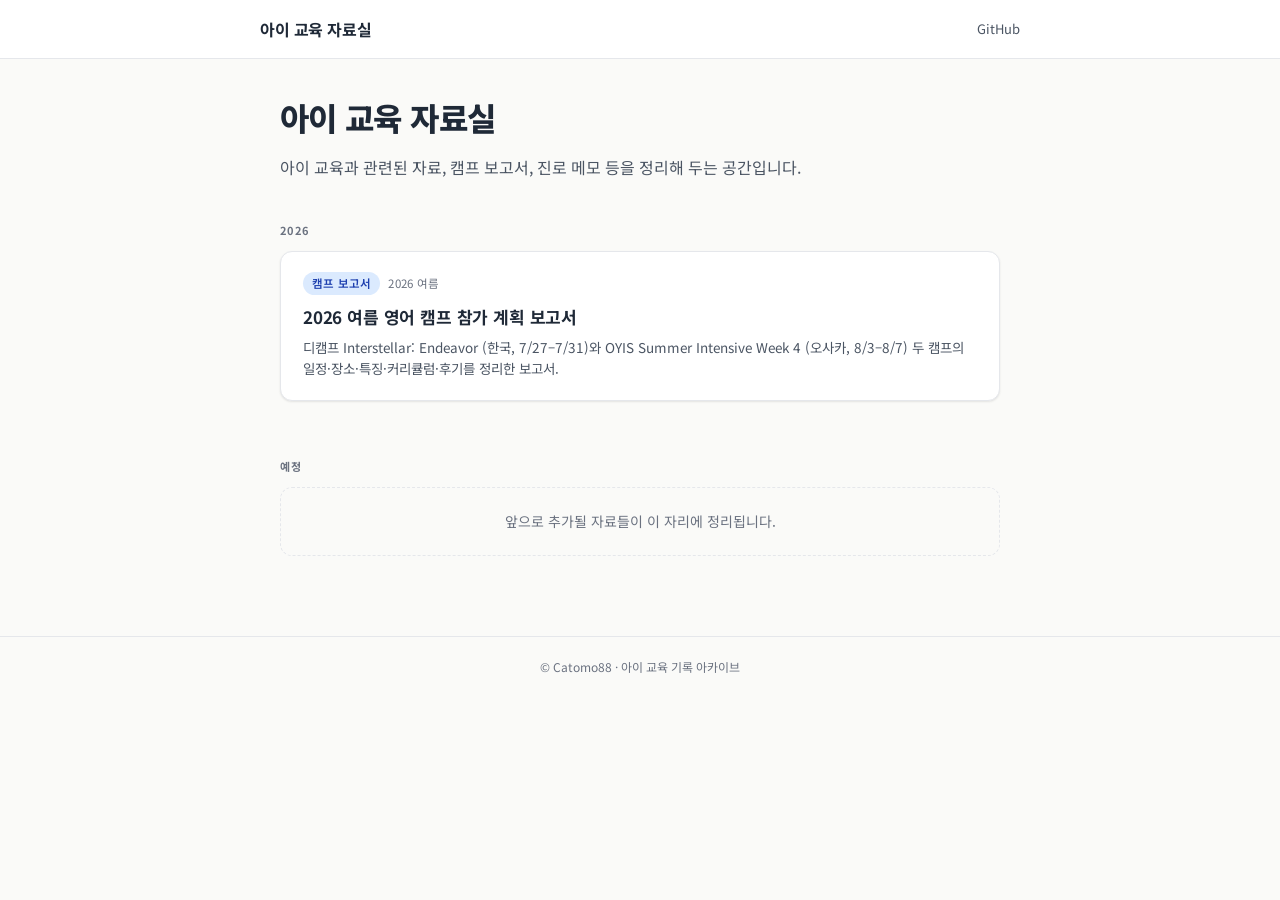
<file: index.html>
<!DOCTYPE html>
<html lang="ko">
<head>
  <meta charset="UTF-8">
  <meta name="viewport" content="width=device-width, initial-scale=1.0">
  <title>아이 교육 자료실</title>
  <meta name="description" content="아이 교육 관련 자료, 보고서, 메모를 모아두는 페이지입니다.">
  <link rel="preconnect" href="https://fonts.googleapis.com">
  <link rel="preconnect" href="https://fonts.gstatic.com" crossorigin>
  <link href="https://fonts.googleapis.com/css2?family=Noto+Sans+KR:wght@400;500;600;700;800&display=swap" rel="stylesheet">
  <link rel="stylesheet" href="./assets/style.css">
</head>
<body>

<header class="site-header">
  <div class="site-header-inner">
    <h1 class="site-title"><a href="./">아이 교육 자료실</a></h1>
    <nav class="site-nav">
      <a href="https://github.com/Catomo88/education" target="_blank" rel="noopener">GitHub</a>
    </nav>
  </div>
</header>

<main>
  <section class="hero">
    <h1>아이 교육 자료실</h1>
    <p>아이 교육과 관련된 자료, 캠프 보고서, 진로 메모 등을 정리해 두는 공간입니다.</p>
  </section>

  <section>
    <p class="section-label">2026</p>
    <div class="card-list">

      <a class="card" href="./reports/2026-summer-camp/">
        <div class="card-meta">
          <span class="tag">캠프 보고서</span>
          <span>2026 여름</span>
        </div>
        <h2 class="card-title">2026 여름 영어 캠프 참가 계획 보고서</h2>
        <p class="card-desc">디캠프 Interstellar: Endeavor (한국, 7/27–7/31)와 OYIS Summer Intensive Week 4 (오사카, 8/3–8/7) 두 캠프의 일정·장소·특징·커리큘럼·후기를 정리한 보고서.</p>
      </a>

    </div>
  </section>

  <section style="margin-top: 56px;">
    <p class="section-label">예정</p>
    <div class="card-list">
      <div class="empty-card">앞으로 추가될 자료들이 이 자리에 정리됩니다.</div>
    </div>
  </section>
</main>

<footer class="site-footer">
  © Catomo88 · 아이 교육 기록 아카이브
</footer>

</body>
</html>
</file>
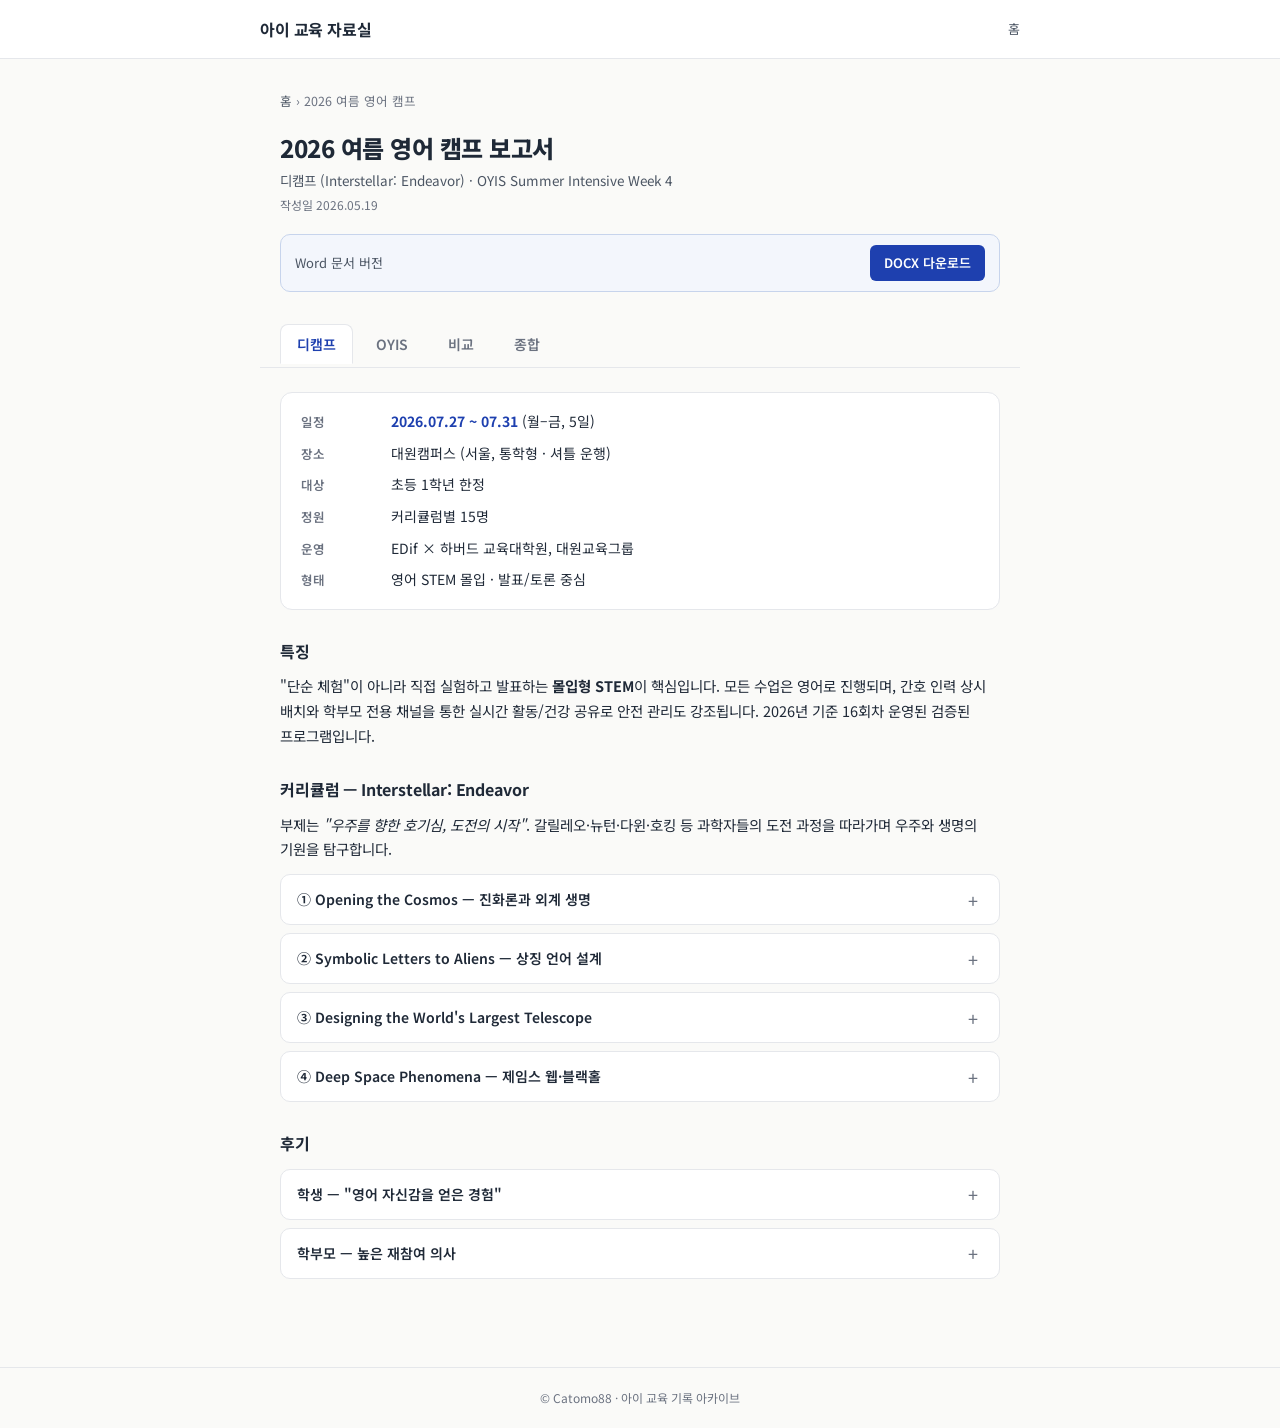
<file: reports/2026-summer-camp/index.html>
<!DOCTYPE html>
<html lang="ko">
<head>
  <meta charset="UTF-8">
  <meta name="viewport" content="width=device-width, initial-scale=1.0">
  <title>2026 여름 영어 캠프 보고서</title>
  <meta name="description" content="디캠프 Interstellar: Endeavor와 OYIS Summer Intensive Week 4 비교 정리.">
  <link rel="preconnect" href="https://fonts.googleapis.com">
  <link rel="preconnect" href="https://fonts.gstatic.com" crossorigin>
  <link href="https://fonts.googleapis.com/css2?family=Noto+Sans+KR:wght@400;500;600;700;800&display=swap" rel="stylesheet">
  <link rel="stylesheet" href="../../assets/style.css?v=4">
</head>
<body>

<header class="site-header">
  <div class="site-header-inner">
    <h1 class="site-title"><a href="../../">아이 교육 자료실</a></h1>
    <nav class="site-nav"><a href="../../">홈</a></nav>
  </div>
</header>

<main>
  <nav class="breadcrumb">
    <a href="../../">홈</a> &rsaquo; 2026 여름 영어 캠프
  </nav>

  <article class="report">
    <header>
      <h1>2026 여름 영어 캠프 보고서</h1>
      <p class="subtitle">디캠프 (Interstellar: Endeavor) · OYIS Summer Intensive Week 4</p>
      <p class="meta">작성일 2026.05.19</p>
    </header>

    <div class="download-box">
      <span class="label">Word 문서 버전</span>
      <a href="./2026_여름_영어캠프_보고서.docx" download>DOCX 다운로드</a>
    </div>

    <!-- Tabs -->
    <div class="tabs" role="tablist">
      <button type="button" class="tab-button active" data-tab="dcamp" role="tab" onclick="showTab('dcamp')">디캠프</button>
      <button type="button" class="tab-button" data-tab="oyis" role="tab" onclick="showTab('oyis')">OYIS</button>
      <button type="button" class="tab-button" data-tab="compare" role="tab" onclick="showTab('compare')">비교</button>
      <button type="button" class="tab-button" data-tab="summary" role="tab" onclick="showTab('summary')">종합</button>
    </div>

    <!-- ───── 디캠프 ───── -->
    <section class="tab-panel active" id="tab-dcamp">

      <div class="info-card">
        <dl>
          <dt>일정</dt><dd><strong>2026.07.27 ~ 07.31</strong> (월–금, 5일)</dd>
          <dt>장소</dt><dd>대원캠퍼스 (서울, 통학형 · 셔틀 운행)</dd>
          <dt>대상</dt><dd>초등 1학년 한정</dd>
          <dt>정원</dt><dd>커리큘럼별 15명</dd>
          <dt>운영</dt><dd>EDif × 하버드 교육대학원, 대원교육그룹</dd>
          <dt>형태</dt><dd>영어 STEM 몰입 · 발표/토론 중심</dd>
        </dl>
      </div>

      <h2>특징</h2>
      <p>"단순 체험"이 아니라 직접 실험하고 발표하는 <strong>몰입형 STEM</strong>이 핵심입니다. 모든 수업은 영어로 진행되며, 간호 인력 상시 배치와 학부모 전용 채널을 통한 실시간 활동/건강 공유로 안전 관리도 강조됩니다. 2026년 기준 16회차 운영된 검증된 프로그램입니다.</p>

      <h2>커리큘럼 — Interstellar: Endeavor</h2>
      <p>부제는 <em>"우주를 향한 호기심, 도전의 시작"</em>. 갈릴레오·뉴턴·다윈·호킹 등 과학자들의 도전 과정을 따라가며 우주와 생명의 기원을 탐구합니다.</p>

      <div class="accordion">
        <details>
          <summary>① Opening the Cosmos — 진화론과 외계 생명</summary>
          <div class="body"><p>진화론과 외계 생명체 가설을 다루며 우주와 생명의 기원에 대한 토론을 진행합니다.</p></div>
        </details>
        <details>
          <summary>② Symbolic Letters to Aliens — 상징 언어 설계</summary>
          <div class="body"><p>외계 문명과 소통할 수 있는 상징 언어를 직접 설계하면서 추상적 사고와 창의력을 자극받습니다.</p></div>
        </details>
        <details>
          <summary>③ Designing the World's Largest Telescope</summary>
          <div class="body"><p>세계 최대 전파망원경 아레시보(Arecibo)를 모티프로 거대 망원경을 설계하고 다양한 문제와 해결 방안을 검토합니다.</p></div>
        </details>
        <details>
          <summary>④ Deep Space Phenomena — 제임스 웹·블랙홀</summary>
          <div class="body"><p>제임스 웹 우주망원경, 블랙홀 등 심우주 현상을 학습하며 인류의 우주 관측 역사를 따라갑니다.</p></div>
        </details>
      </div>

      <h2>후기</h2>
      <div class="accordion">
        <details>
          <summary>학생 — "영어 자신감을 얻은 경험"</summary>
          <div class="body">
            <p>"직접 서울대학교에서 생활하면서 새로운 친구들과 함께 과학 수업을 들을 수 있어 즐거웠다. 영어에 대한 자신감을 얻을 수 있어 좋은 경험으로 기억될 것 같다." (서울대 기숙형 후기)</p>
            <p>"마치 서울대학교 대학생이 된 것처럼 생활하고 학습 분위기를 직접 체험할 수 있어 좋은 기회였다."</p>
          </div>
        </details>
        <details>
          <summary>학부모 — 높은 재참여 의사</summary>
          <div class="body"><p>학부모 만족도가 높아 재참여 의사를 보이는 가정이 많고, 이를 바탕으로 운영기관은 캠프 장소와 커리큘럼을 지속 확장하고 있다고 보도된 바 있습니다.</p></div>
        </details>
      </div>

    </section>

    <!-- ───── OYIS ───── -->
    <section class="tab-panel" id="tab-oyis">

      <div class="info-card">
        <dl>
          <dt>일정</dt><dd><strong>2026.08.03 ~ 08.07</strong> (월–금, 09:30–15:00)</dd>
          <dt>장소</dt><dd>OYIS 나카츠 캠퍼스 (오사카 기타구 · 나카츠역 도보 5분)</dd>
          <dt>대상</dt><dd>Pre-K ~ Grade 6 (영어 레벨별 반편성)</dd>
          <dt>테마</dt><dd>Week 4 "The Greatest Show" (공연·창의성·무대)</dd>
          <dt>운영</dt><dd>Osaka YMCA International School (IB + WASC 인증)</dd>
          <dt>형태</dt><dd>영어 몰입 · 수영 · 현장학습 포함</dd>
        </dl>
      </div>

      <h2>특징</h2>
      <p>2001년 개교한 <strong>오사카 시내 유일의 IB 일관 인증 국제학교</strong>로, 40개국 300여 명의 학생이 재학 중입니다. 영어 능력별 반편성, 옥상 수영장 매일 수영 레슨, 학교 버스를 이용한 현장학습이 포함되며, 학부모에게 한 주 동안 활동 사진이 수시로 공유됩니다.</p>

      <h2>하루 일과</h2>
      <div class="timeline">
        <div class="timeline-item"><span class="timeline-time">09:30</span><span class="timeline-text">서클타임 (인사·날씨·테마 어휘)</span></div>
        <div class="timeline-item"><span class="timeline-time">10:00</span><span class="timeline-text">체육 (PE)</span></div>
        <div class="timeline-item"><span class="timeline-time">10:30</span><span class="timeline-text">테마 활동 — 공연·무대 프로젝트</span></div>
        <div class="timeline-item"><span class="timeline-time">11:30</span><span class="timeline-text">문해력 (Literacy)</span></div>
        <div class="timeline-item"><span class="timeline-time">12:00</span><span class="timeline-text">점심 (영어로 자연스러운 대화)</span></div>
        <div class="timeline-item"><span class="timeline-time">13:00</span><span class="timeline-text">미술공작</span></div>
        <div class="timeline-item"><span class="timeline-time">13:30</span><span class="timeline-text">파닉스 / 수리</span></div>
        <div class="timeline-item"><span class="timeline-time">14:10</span><span class="timeline-text">스토리타임</span></div>
        <div class="timeline-item"><span class="timeline-time">14:30</span><span class="timeline-text">하루 정리 · 귀가 준비</span></div>
      </div>
      <p style="font-size:13px;color:var(--text-muted);margin-top:8px;">＊ 매일 옥상 풀에서 자격 강사의 수영 레슨 별도 포함.</p>

      <h2>후기</h2>
      <div class="accordion">
        <details>
          <summary>다카하시 가족 — "4일 만에 눈에 띄는 변화"</summary>
          <div class="body">
            <p>직원들이 아이의 성격과 감정을 잘 이해해 불안에 적절히 대응해 주었고, 매일 만든 작품(드래곤·왕관·마법지팡이 등)을 아이가 자랑스럽게 설명하는 모습에서 커리큘럼의 세심한 설계를 느꼈다고 합니다.</p>
            <p>특히 <strong>"학교 버스를 활용한 현장학습이 포함된 프로그램은 다른 어디에도 없다"</strong>는 점을 차별점으로 꼽았고, 도시락을 매일 비우고 곤히 잠드는 모습에 만족했습니다.</p>
            <p>단 4일 만에 영어 실력이 눈에 띄게 향상되어 조부모까지 변화를 알아차렸고, 2주 차 이후에는 가정에서의 영어 사용 비중이 크게 증가했다고 합니다.</p>
          </div>
        </details>
        <details>
          <summary>이토 가족 — 언어 + 정서 발달</summary>
          <div class="body">
            <p>OYIS 참가 이후 자녀의 영어 발음이 개선되고 문장이 길어졌으며, 상황에 따라 한국어와 영어를 적절히 구분해 사용하게 되었다고 전합니다. 워크북뿐 아니라 미술·음악·체육 등 액티브한 활동을 통해 <strong>언어 능력과 함께 태도와 정서적 성숙</strong>이 함께 발달한다고 평가했습니다.</p>
          </div>
        </details>
        <details>
          <summary>오가와 가족 — "한 마디도 못하던 아이가…"</summary>
          <div class="body">
            <p>영어를 한 마디도 못하던 자녀가 첫 캠프 한 주 만에 점토 공룡, 그다음 주에는 종이 지구본을 들고 와 자랑할 정도로 자연스럽게 영어 환경에 빠져들었다고 합니다.</p>
            <p>"영어 수준이 다른 아이들을 모두 포용할 수 있도록 <strong>유니버설하게 설계</strong>되어 있어, 도전하고 실수하고 격려받는 환경에서 아이가 실수에 대한 두려움을 내려놓을 수 있었다"고 평가했습니다.</p>
          </div>
        </details>
        <details>
          <summary>운영진 — 디렉터의 운영 철학</summary>
          <div class="body">
            <p>OYIS 외부 프로그램 디렉터(Emily Donkin)는 "재미와 핸즈온 학습 경험을 통한 학생 몰입"을 강조하며, <strong>프로젝트 완성 이전 단계의 토론 중심 학습</strong>을 통해 언어와 의사소통 능력을 자연스럽게 키운다고 설명합니다. 어린 학생들도 수영 레슨에서 두려움을 떨치고 적극 참여한다고 전합니다.</p>
          </div>
        </details>
      </div>

    </section>

    <!-- ───── 비교 ───── -->
    <section class="tab-panel" id="tab-compare">
      <p style="font-size:14px;color:var(--text-soft);margin-bottom:16px;">두 캠프의 핵심 차이를 한눈에 확인하세요.</p>

      <table class="compare-table">
        <thead>
          <tr>
            <th>구분</th>
            <th>디캠프</th>
            <th>OYIS</th>
          </tr>
        </thead>
        <tbody>
          <tr>
            <th scope="row">일정</th>
            <td>07.27 ~ 07.31</td>
            <td>08.03 ~ 08.07</td>
          </tr>
          <tr>
            <th scope="row">장소</th>
            <td>대원캠퍼스 (서울, 통학형)</td>
            <td>나카츠 캠퍼스 (오사카)</td>
          </tr>
          <tr>
            <th scope="row">대상</th>
            <td>초등 1학년 한정</td>
            <td>영어 레벨별 반편성</td>
          </tr>
          <tr>
            <th scope="row">컨셉</th>
            <td>영어 STEM · 과학적 사고</td>
            <td>테마형 영어 몰입 · 종합 활동</td>
          </tr>
          <tr>
            <th scope="row">활동</th>
            <td>우주 탐구, 망원경 설계, 발표·토론</td>
            <td>공연 프로젝트, 수영, 현장학습</td>
          </tr>
          <tr>
            <th scope="row">규모</th>
            <td>15명 소수정예</td>
            <td>레벨별 소규모 반편성</td>
          </tr>
          <tr>
            <th scope="row">키워드</th>
            <td>몰입 · 자신감 · 재참여</td>
            <td>세심한 보육 · 단기 향상 · 포용</td>
          </tr>
        </tbody>
      </table>
    </section>

    <!-- ───── 종합 ───── -->
    <section class="tab-panel" id="tab-summary">
      <h2>종합 의견</h2>
      <p>두 캠프는 서로 다른 강점을 가진 <strong>상호 보완적 프로그램</strong>입니다.</p>
      <p><strong>디캠프</strong>는 영어로 사고하고 발표·토론하는 훈련에 초점이 맞춰져 있어, 영어를 "출력(Output)하는 도구"로 훈련하는 데 적합합니다. Interstellar: Endeavor는 1학년 수준에서 과학자처럼 질문하고 탐구하는 사고 습관을 자극합니다.</p>
      <p><strong>OYIS Week 4</strong>는 공연 테마를 중심으로 미술·체육·문해력·수영을 통합한 "전인적 영어 몰입 경험"을 제공합니다. 다국적 친구들과 어울리며 영어를 자연스럽게 <em>사용</em>하게 되는 환경이 강점입니다.</p>
      <p>디캠프(7.27–7.31) → 주말 → OYIS(8.3–8.7)로 <strong>2주 연속 영어 몰입 환경</strong>이 이어지는 본 일정은 <strong>"영어 학습 → 영어 사용"</strong>의 자연스러운 흐름으로, 디캠프에서 STEM 발표·토론으로 영어를 출력해 본 직후 OYIS에서 다국적 친구들과 실제로 영어를 사용하게 되어 학습 전이 효과가 극대화될 수 있는 합리적 조합으로 평가됩니다.</p>

      <section class="sources">
        <h2>참고 자료</h2>
        <ul>
          <li><a href="https://www.dcampskorea.com" target="_blank" rel="noopener">디캠프 공식 홈페이지</a></li>
          <li><a href="https://www.dcampskorea.com/post/summer-2026-2nd-early-dcamp" target="_blank" rel="noopener">디캠프 2026 여름 정규등록 공지</a></li>
          <li><a href="https://www.dcampskorea.com/curriculum-dcampsenglishstem" target="_blank" rel="noopener">디캠프 초등 커리큘럼 안내</a></li>
          <li><a href="https://external.oyis.org/intensives/" target="_blank" rel="noopener">OYIS External Programs — Intensives</a></li>
          <li><a href="https://external.oyis.org/wp-content/uploads/sites/3/2026/05/Summer-Intensive-2026-Korean-version.pdf" target="_blank" rel="noopener">OYIS Summer Intensive 2026 (한국어 PDF)</a></li>
          <li><a href="https://oyis.org/blog/ymca/awesome-summer-external-programs/" target="_blank" rel="noopener">OYIS 디렉터 운영 후기</a></li>
          <li><a href="https://external.oyis.org/apply/" target="_blank" rel="noopener">OYIS Apply — 학부모 후기</a></li>
        </ul>
      </section>
    </section>

  </article>
</main>

<footer class="site-footer">
  © Catomo88 · 아이 교육 기록 아카이브
</footer>

<script src="../../assets/tabs.js?v=1"></script>

</body>
</html>
                                                                                                                                                                                                                                                                                                                                                                                                                                                                  
</file>
<file: assets/style.css>
:root {
  --bg: #fafaf8;
  --surface: #ffffff;
  --text: #1f2937;
  --text-soft: #4b5563;
  --text-muted: #6b7280;
  --accent: #1e40af;
  --accent-soft: #dbeafe;
  --border: #e5e7eb;
  --shadow: 0 1px 3px rgba(0,0,0,0.04), 0 1px 2px rgba(0,0,0,0.06);
  --shadow-hover: 0 10px 20px rgba(0,0,0,0.06), 0 3px 6px rgba(0,0,0,0.04);
  --radius: 12px;
  --max-width: 760px;
}

* { box-sizing: border-box; }
html { -webkit-text-size-adjust: 100%; }

body {
  margin: 0;
  font-family: 'Noto Sans KR', -apple-system, BlinkMacSystemFont, 'Apple SD Gothic Neo', '맑은 고딕', 'Malgun Gothic', sans-serif;
  background: var(--bg);
  color: var(--text);
  line-height: 1.65;
  font-size: 16px;
  word-break: keep-all;
  -webkit-font-smoothing: antialiased;
  -moz-osx-font-smoothing: grayscale;
}

a { color: var(--accent); text-decoration: none; }
a:hover { text-decoration: underline; }

/* ====== Layout ====== */
.site-header {
  background: var(--surface);
  border-bottom: 1px solid var(--border);
  padding: 16px 20px;
  position: sticky;
  top: 0;
  z-index: 10;
}
.site-header-inner {
  max-width: var(--max-width);
  margin: 0 auto;
  display: flex;
  justify-content: space-between;
  align-items: center;
  gap: 12px;
}
.site-title { font-size: 16px; font-weight: 700; margin: 0; letter-spacing: -0.01em; }
.site-title a { color: var(--text); }
.site-title a:hover { text-decoration: none; color: var(--accent); }
.site-nav { font-size: 13px; color: var(--text-muted); }
.site-nav a { color: var(--text-soft); margin-left: 14px; }

main {
  max-width: var(--max-width);
  margin: 0 auto;
  padding: 32px 20px 80px;
}

.site-footer {
  border-top: 1px solid var(--border);
  padding: 20px;
  text-align: center;
  font-size: 12px;
  color: var(--text-muted);
}

/* ====== Index Page ====== */
.hero { margin-bottom: 40px; }
.hero h1 {
  font-size: 32px;
  font-weight: 800;
  letter-spacing: -0.02em;
  margin: 0 0 10px;
}
.hero p { font-size: 16px; color: var(--text-soft); margin: 0; }

.section-label {
  font-size: 11px;
  font-weight: 700;
  letter-spacing: 0.12em;
  text-transform: uppercase;
  color: var(--text-muted);
  margin: 0 0 12px;
}

.card-list { display: grid; gap: 14px; }

.card {
  display: block;
  background: var(--surface);
  border: 1px solid var(--border);
  border-radius: var(--radius);
  padding: 20px 22px;
  box-shadow: var(--shadow);
  transition: transform 0.18s ease, box-shadow 0.18s ease, border-color 0.18s ease;
  color: var(--text);
}
.card:hover {
  transform: translateY(-2px);
  box-shadow: var(--shadow-hover);
  border-color: #cbd5e1;
  text-decoration: none;
}
.card-meta {
  display: flex;
  gap: 8px;
  font-size: 11.5px;
  color: var(--text-muted);
  margin-bottom: 8px;
  letter-spacing: 0.02em;
  align-items: center;
}
.card-meta .tag {
  background: var(--accent-soft);
  color: var(--accent);
  padding: 2px 9px;
  border-radius: 999px;
  font-weight: 600;
}
.card-title {
  font-size: 17px;
  font-weight: 700;
  margin: 0 0 6px;
  letter-spacing: -0.01em;
}
.card-desc { font-size: 13.5px; color: var(--text-soft); margin: 0; line-height: 1.6; }

.empty-card {
  border: 1px dashed var(--border);
  border-radius: var(--radius);
  padding: 22px;
  color: var(--text-muted);
  text-align: center;
  background: transparent;
  font-size: 14px;
}

/* ====== Report Page ====== */
.breadcrumb { font-size: 12.5px; color: var(--text-muted); margin-bottom: 20px; }
.breadcrumb a { color: var(--text-soft); }

article.report > header { margin-bottom: 20px; }
article.report h1 {
  font-size: 24px;
  font-weight: 800;
  letter-spacing: -0.02em;
  margin: 0 0 6px;
  line-height: 1.35;
}
article.report .subtitle {
  font-size: 13.5px;
  color: var(--text-soft);
  margin: 0 0 4px;
  line-height: 1.5;
}
article.report .meta { font-size: 12px; color: var(--text-muted); margin: 0; }

/* Download box (compact) */
.download-box {
  display: flex;
  align-items: center;
  justify-content: space-between;
  gap: 12px;
  margin: 20px 0 28px;
  padding: 10px 14px;
  background: #f3f6fc;
  border: 1px solid #c7d4ec;
  border-radius: 10px;
  font-size: 13px;
}
.download-box .label { color: var(--text-soft); }
.download-box a {
  background: var(--accent);
  color: #fff;
  padding: 7px 14px;
  border-radius: 6px;
  font-size: 13px;
  font-weight: 600;
  white-space: nowrap;
}
.download-box a:hover { background: #1e3a8a; text-decoration: none; }

/* ====== Tabs ====== */
.tabs {
  display: flex;
  gap: 6px;
  overflow-x: auto;
  -webkit-overflow-scrolling: touch;
  scrollbar-width: none;
  margin: 0 -20px 24px;
  padding: 4px 20px;
  border-bottom: 1px solid var(--border);
}
.tabs::-webkit-scrollbar { display: none; }
.tab-button {
  flex: 0 0 auto;
  padding: 9px 16px;
  border: 1px solid transparent;
  background: transparent;
  border-radius: 8px 8px 0 0;
  font-family: inherit;
  font-size: 14px;
  font-weight: 600;
  color: var(--text-muted);
  cursor: pointer;
  white-space: nowrap;
  transition: color 0.15s, background 0.15s;
  margin-bottom: -1px;
}
.tab-button:hover { color: var(--text); background: rgba(0,0,0,0.03); }
.tab-button.active {
  color: var(--accent);
  background: var(--surface);
  border-color: var(--border);
  border-bottom-color: var(--surface);
}
.tab-panel { display: none; animation: fade 0.2s ease; }
.tab-panel.active { display: block; }
@keyframes fade { from { opacity: 0; transform: translateY(4px); } to { opacity: 1; transform: none; } }

/* ====== Info card (key facts) ====== */
.info-card {
  background: var(--surface);
  border: 1px solid var(--border);
  border-radius: var(--radius);
  padding: 18px 20px;
  margin-bottom: 22px;
}
.info-card dl {
  display: grid;
  grid-template-columns: 76px 1fr;
  gap: 10px 14px;
  margin: 0;
  font-size: 14px;
}
.info-card dt {
  font-weight: 600;
  color: var(--text-muted);
  font-size: 12.5px;
  line-height: 1.7;
}
.info-card dd {
  margin: 0;
  color: var(--text);
  line-height: 1.55;
}
.info-card dd strong { color: var(--accent); font-weight: 700; }

/* ====== Section headings inside tabs ====== */
.tab-panel h2 {
  font-size: 16px;
  font-weight: 700;
  margin: 28px 0 10px;
  letter-spacing: -0.01em;
}
.tab-panel h2:first-child { margin-top: 4px; }
.tab-panel p {
  font-size: 14.5px;
  margin: 0 0 12px;
  line-height: 1.7;
  color: var(--text);
}

/* ====== Accordion (details) ====== */
.accordion { display: grid; gap: 8px; margin: 12px 0 8px; }

details {
  border: 1px solid var(--border);
  border-radius: 10px;
  background: var(--surface);
  overflow: hidden;
  transition: border-color 0.15s;
}
details[open] { border-color: #c7d4ec; }
details summary {
  padding: 13px 16px;
  cursor: pointer;
  font-weight: 600;
  font-size: 14px;
  list-style: none;
  display: flex;
  justify-content: space-between;
  align-items: center;
  gap: 12px;
  user-select: none;
  color: var(--text);
}
details summary::-webkit-details-marker { display: none; }
details summary::after {
  content: "+";
  font-size: 18px;
  color: var(--text-muted);
  flex-shrink: 0;
  line-height: 1;
  font-weight: 400;
  width: 20px;
  text-align: center;
}
details[open] summary::after { content: "−"; color: var(--accent); }
details .body {
  padding: 0 16px 14px;
  font-size: 13.5px;
  color: var(--text-soft);
  line-height: 1.7;
}
details .body p { font-size: 13.5px; margin: 0 0 10px; color: var(--text-soft); }
details .body p:last-child { margin-bottom: 0; }
details .body strong { color: var(--text); }

/* ====== Day schedule (timeline) ====== */
.timeline { margin: 4px 0 8px; border-left: 2px solid var(--border); padding-left: 14px; }
.timeline-item {
  position: relative;
  padding-bottom: 12px;
  font-size: 13px;
  line-height: 1.6;
}
.timeline-item:last-child { padding-bottom: 0; }
.timeline-item::before {
  content: "";
  position: absolute;
  left: -19px;
  top: 6px;
  width: 8px;
  height: 8px;
  border-radius: 50%;
  background: var(--accent);
}
.timeline-time {
  font-weight: 700;
  color: var(--accent);
  font-size: 12.5px;
  font-variant-numeric: tabular-nums;
}
.timeline-text { color: var(--text); margin-left: 8px; }

/* ====== Comparison table ====== */
.compare-table {
  width: 100%;
  border-collapse: separate;
  border-spacing: 0;
  background: var(--surface);
  border: 1px solid var(--border);
  border-radius: 12px;
  overflow: hidden;
  margin: 8px 0;
  font-size: 13.5px;
  table-layout: fixed;
}
.compare-table thead th {
  background: #1e3a8a;
  color: #fff;
  padding: 12px 10px;
  font-size: 13px;
  font-weight: 700;
  text-align: left;
  letter-spacing: -0.005em;
}
.compare-table thead th:first-child { width: 70px; text-align: center; font-size: 12px; }
.compare-table tbody td {
  padding: 12px 12px;
  border-top: 1px solid var(--border);
  vertical-align: top;
  line-height: 1.55;
}
.compare-table tbody tr:first-child td { border-top: none; }
.compare-table tbody tr:nth-child(even) td { background: #fafbfc; }
.compare-table tbody th {
  padding: 12px 8px;
  border-top: 1px solid var(--border);
  background: #f3f4f6;
  font-size: 11.5px;
  font-weight: 700;
  color: var(--text-muted);
  text-align: center;
  letter-spacing: 0.04em;
  vertical-align: middle;
  width: 70px;
  word-break: keep-all;
}
.compare-table tbody tr:first-child th { border-top: none; }
.compare-table tbody tr:nth-child(even) th { background: #eef0f3; }

/* ====== Source list ====== */
.sources {
  margin-top: 32px;
  padding: 16px 18px;
  background: var(--surface);
  border: 1px solid var(--border);
  border-radius: var(--radius);
  font-size: 13px;
}
.sources h2 { margin: 0 0 10px !important; font-size: 13px !important; color: var(--text-muted); font-weight: 700; letter-spacing: 0.08em; text-transform: uppercase; }
.sources ul { padding-left: 18px; margin: 0; }
.sources li { margin-bottom: 4px; line-height: 1.5; }
.sources a { word-break: break-all; font-size: 13px; }

/* ====== Mobile (< 480px tweaks) ====== */
@media (max-width: 480px) {
  main { padding: 24px 16px 64px; }
  .site-header { padding: 14px 16px; }
  article.report h1 { font-size: 21px; }
  .info-card dl { grid-template-columns: 64px 1fr; gap: 8px 12px; font-size: 13.5px; }
  .info-card dt { font-size: 12px; }
  .tabs { margin: 0 -16px 20px; padding: 4px 16px; }
  .tab-button { padding: 8px 12px; font-size: 13.5px; }
  .compare-table { font-size: 12.5px; }
  .compare-table thead th, .compare-table tbody td { padding: 10px 8px; }
  .compare-table tbody th { font-size: 10.5px; padding: 10px 4px; width: 56px; }
  .compare-table thead th:first-child { width: 56px; }
}
</file>
